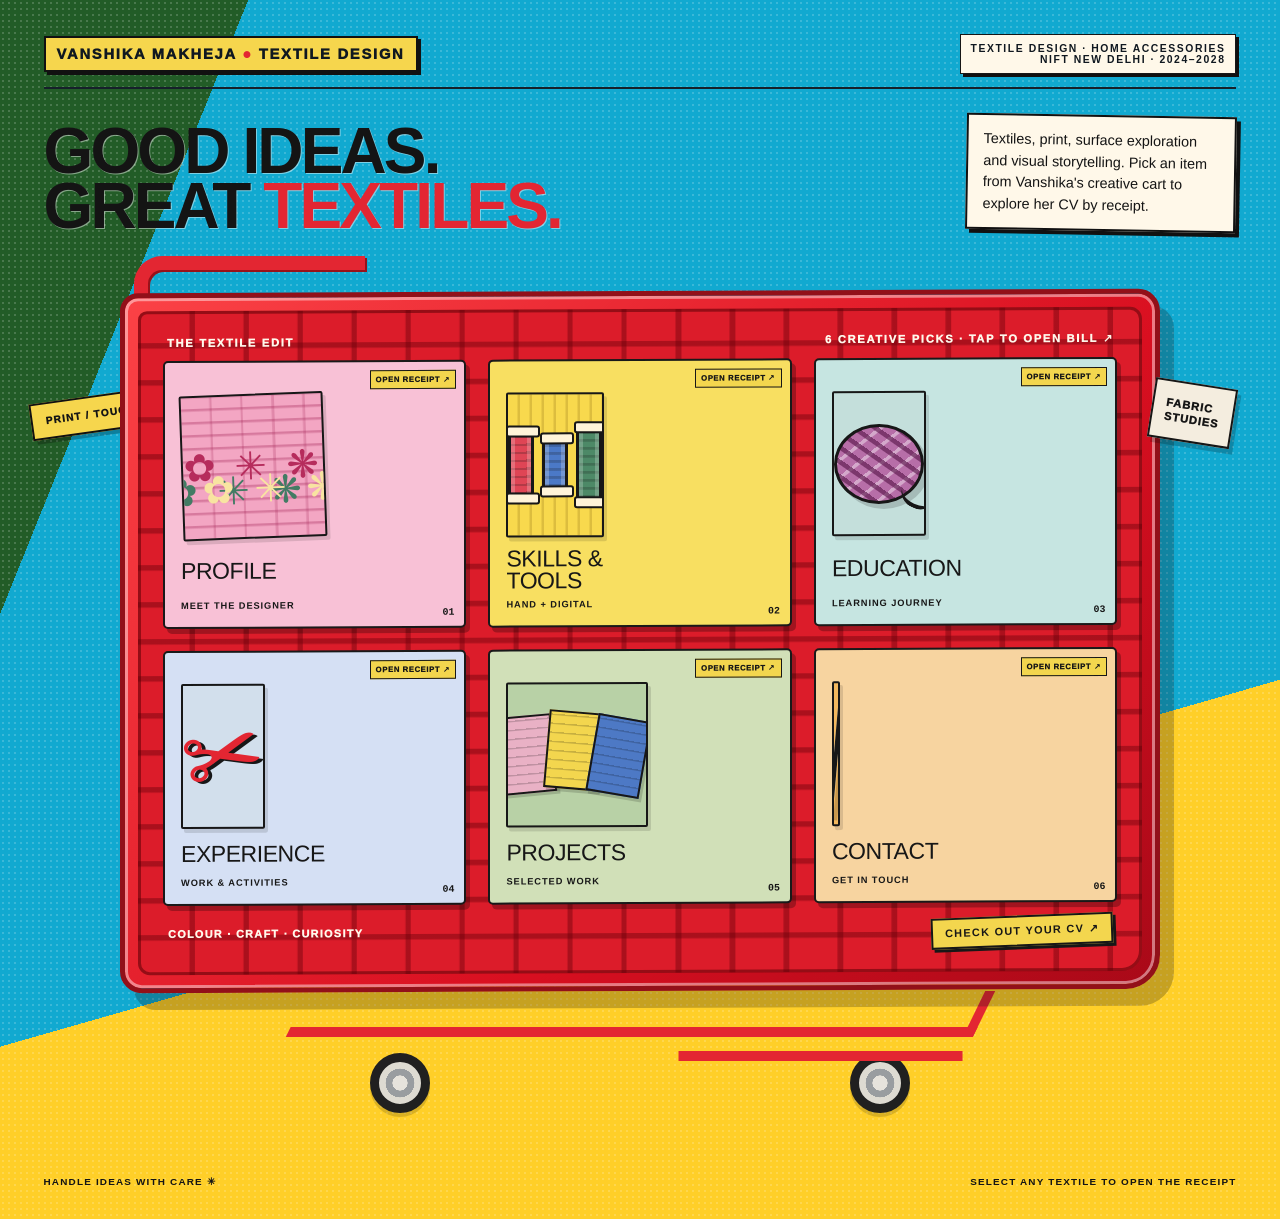
<file: index.html>
<!DOCTYPE html>
<html lang="en">
<head>
<meta charset="UTF-8" />
<meta name="viewport" content="width=device-width, initial-scale=1.0" />
<title>Vanshika | Textile Design Portfolio</title>
<link rel="stylesheet" href="styles.css" />
</head>
<body>
<div id="app">
  <!-- Current visible CV trolley. Edit its labels and cards here. -->
  <section id="cart-page" aria-label="Vanshika's textile design CV shopping cart">
    <header class="cart-page-header"><div class="cart-wordmark">VANSHIKA MAKHEJA <span>●</span> TEXTILE DESIGN</div><div class="cart-header-note">TEXTILE DESIGN · HOME ACCESSORIES<br>NIFT NEW DELHI · 2024–2028</div></header>
    <div class="cart-page-heading"><h1>Good ideas.<br>Great <span>textiles.</span></h1><p>Textiles, print, surface exploration and visual storytelling. Pick an item from Vanshika's creative cart to explore her CV by receipt.</p></div>
    <div class="trolley-scene"><div class="trolley-handle" aria-hidden="true"></div><div class="trolley-frame"><div class="trolley-inner">
      <div class="trolley-topline"><span>THE TEXTILE EDIT</span><span>6 CREATIVE PICKS · TAP TO OPEN BILL ↗</span></div>
      <div class="textile-inventory">
        <button class="textile-item fabric-card" type="button" data-item="Profile" data-section="PROFILE" aria-label="Open profile section of CV bill"><span class="item-visual" aria-hidden="true"></span><span class="item-name">PROFILE</span><span class="item-caption">Meet the designer</span><span class="item-number">01</span></button>
        <button class="textile-item thread-card" type="button" data-item="Skills and tools" data-section="SKILLS" aria-label="Open skills and tools section of CV bill"><span class="item-visual" aria-hidden="true"><span class="spools"><i class="spool"></i><i class="spool"></i><i class="spool"></i></span></span><span class="item-name">SKILLS &<br>TOOLS</span><span class="item-caption">Hand + digital</span><span class="item-number">02</span></button>
        <button class="textile-item yarn-card" type="button" data-item="Education" data-section="EDUCATION" aria-label="Open education section of CV bill"><span class="item-visual" aria-hidden="true"><span class="yarn-ball"></span></span><span class="item-name">EDUCATION</span><span class="item-caption">Learning journey</span><span class="item-number">03</span></button>
        <button class="textile-item scissor-card" type="button" data-item="Experience and activities" data-section="EXPERIENCE" aria-label="Open experience section of CV bill"><span class="item-visual" aria-hidden="true"><span class="scissor-symbol">✂</span></span><span class="item-name">EXPERIENCE</span><span class="item-caption">Work & activities</span><span class="item-number">04</span></button>
        <button class="textile-item swatchbook-card" type="button" data-item="Selected projects" data-section="PROJECTS" aria-label="Open selected projects section of CV bill"><span class="item-visual" aria-hidden="true"><span class="mini-swatches"><span></span><span></span><span></span></span></span><span class="item-name">PROJECTS</span><span class="item-caption">Selected work</span><span class="item-number">05</span></button>
        <button class="textile-item pattern-card" type="button" data-item="Contact details" data-section="CONTACT" aria-label="Open contact details section of CV bill"><span class="item-visual" aria-hidden="true"><span class="pattern-sheet"></span></span><span class="item-name">CONTACT</span><span class="item-caption">Get in touch</span><span class="item-number">06</span></button>
      </div><div class="trolley-lower"><span>COLOUR · CRAFT · CURIOSITY</span><strong>CHECK OUT YOUR CV ↗</strong></div>
    </div></div><div class="trolley-underframe" aria-hidden="true"></div><div class="trolley-wheels" aria-hidden="true"><span class="trolley-wheel"></span><span class="trolley-wheel"></span></div></div>
    <footer class="cart-page-footer"><span>HANDLE IDEAS WITH CARE ✳</span><span>SELECT ANY TEXTILE TO OPEN THE RECEIPT</span></footer>
  </section>
  <!-- Alternate/earlier page layouts are retained but hidden by styles.css. -->
  <nav class="site-nav" aria-label="Main navigation">
    <a class="brand" href="#top" style="color:inherit;text-decoration:none"><span class="brand-mark">V.</span> VANSHIKA <span style="font-weight:400;color:var(--muted)">/ TEXTILE DESIGN</span></a>
    <div class="nav-links"><a href="#work">Selected work</a><a href="#about">About</a><a class="contact-nav" href="#contact">Let's connect ↗</a></div>
  </nav>
  <section id="cart-only" aria-label="Vanshika's interactive textile design cart">
    <div class="cart-object">
      <div class="cart-handle" aria-hidden="true"></div>
      <div class="cart-shell">
        <div class="cart-topline"><span>VANSHIKA'S CREATIVE CART</span><span>SELECT A SAMPLE ↓</span></div>
        <div class="cart-content">
          <div class="cart-products">
            <button class="cart-tile tile-pink" type="button" data-type="ABOUT THE MAKER" data-title="About Vanshika" data-desc="A personal introduction to Vanshika, her textile-design interests and the ideas that shape her creative approach. Replace this starter copy with her own story." data-tools="Introduction · Education · Design interests"><span class="tile-num">01 / ORIGINAL</span><span class="tile-symbol">◉</span><strong>ABOUT<br>THE MAKER</strong></button>
            <button class="cart-tile tile-yellow" type="button" data-type="PRINT & PATTERN" data-title="Design Lab" data-desc="A space for textile prints, repeat patterns, motif explorations and surface experiments. Add Vanshika's own project images and process work here." data-tools="Prints · Patterns · Colourways"><span class="tile-num">02 / PATTERN POP</span><span class="tile-symbol">▨</span><strong>DESIGN<br>LAB</strong></button>
            <button class="cart-tile tile-blue" type="button" data-type="MADE BY HAND" data-title="Craft Corner" data-desc="Showcase hands-on textile work, fabric sampling, material studies, embroidery, weaving, dye experiments or other techniques she has actually practised." data-tools="Textile techniques · Sampling · Material studies"><span class="tile-num">03 / MADE BY HAND</span><span class="tile-symbol">✳</span><strong>CRAFT<br>CORNER</strong></button>
            <button class="cart-tile tile-red" type="button" data-type="WORDS & STORIES" data-title="Content Studio" data-desc="Project stories, creative briefs and concise notes explaining the thinking behind each collection. Use this space to tell the story of her real work." data-tools="Concept notes · Visual storytelling · Documentation"><span class="tile-num">04 / WORDS</span><span class="tile-symbol">✎</span><strong>CONTENT<br>STUDIO</strong></button>
            <button class="cart-tile tile-green" type="button" data-type="SKILLS & TOOLS" data-title="The Toolbox" data-desc="A tailored list of textile skills, techniques and software. Keep only the tools and abilities Vanshika can confidently demonstrate." data-tools="Software · Textile techniques · Research methods"><span class="tile-num">05 / TOOLKIT</span><span class="tile-symbol">✂</span><strong>THE<br>TOOLBOX</strong></button>
            <button class="cart-tile tile-cream" type="button" data-type="CONTACT" data-title="Contact Slot" data-desc="Add Vanshika's preferred email, phone number, portfolio link or professional profile here before sharing the CV." data-tools="Email · Portfolio · Professional links"><span class="tile-num">06 / NEXT?</span><span class="tile-symbol">↗</span><strong>CONTACT<br>SLOT</strong></button>
          </div>
          <aside class="cart-controls" aria-label="Decorative cart controls">
            <div class="coin-slot" aria-hidden="true">₹</div><div class="controls-label">INSERT<br>CURIOSITY</div>
            <div class="keypad" aria-hidden="true"><span>1</span><span>2</span><span>3</span><span>4</span><span>5</span><span>6</span></div>
            <div class="mini-display">READY_<br>SELECT A<br>PRODUCT</div>
            <div class="pickup-tray">PICK-UP TRAY</div>
          </aside>
        </div>
        <div class="cart-base"><span>HANDLE IDEAS WITH CARE</span><span>OBJECT NO. 001</span></div>
      </div>
      <div class="cart-wheel left" aria-hidden="true"></div><div class="cart-wheel right" aria-hidden="true"></div>
    </div>
  </section>
  <main>
    <section class="hero" id="top">
      <div>
        <div class="eyebrow">Textile design · Surface stories</div>
        <h1>Making<br>fabric feel<br><em>like a feeling.</em></h1>
        <p class="hero-copy">Hi, I’m <strong>Vanshika</strong>, a textile-design creative exploring colour, pattern and material. I turn little observations into tactile stories, thoughtful prints and surfaces with a point of view.</p>
        <div class="hero-actions"><a class="pill-button" href="#work" style="text-decoration:none">Explore my work ↓</a><button class="pill-button" id="printBtn" type="button">Print CV ↗</button><a class="text-link" href="#about">A little about me</a></div>
        <div class="hero-meta"><div><span class="meta-number">01</span><span class="meta-label">Colour with purpose</span></div><div><span class="meta-number">02</span><span class="meta-label">Pattern with a pulse</span></div><div><span class="meta-number">∞</span><span class="meta-label">Ideas in progress</span></div></div>
      </div>
      <div class="art-stage" aria-label="Playful shopping cart holding a textile design receipt and fabric swatches">
        <div class="paper-shape"></div><div class="swatch one"></div><div class="swatch two"></div><div class="swatch three"></div>
        <div class="sticker">GOOD IDEAS<br>IN THE BAG ✳</div>
        <div class="cart"><div class="cart-handle"></div><div class="cart-basket"><div class="cart-grid"></div></div>
          <div class="receipt"><div class="receipt-kicker">Vanshika's studio · No. 001</div><h2>Texture.<br>Colour.<br><span>Curiosity.</span></h2><div class="receipt-line"></div><div class="receipt-row"><span>PRINT STORIES</span><span>01</span></div><div class="receipt-row"><span>COLOUR STUDIES</span><span>02</span></div><div class="receipt-row"><span>SURFACE EXPERIMENTS</span><span>03</span></div><div class="receipt-line"></div><div class="receipt-row"><strong>TOTAL IDEAS</strong><strong>∞</strong></div><div class="receipt-stamp">MADE WITH INTENTION ✓</div></div>
          <div class="wheel"></div><div class="wheel right"></div>
        </div><div class="sticker blue">TEXTILE<br>THINKER ↗</div>
      </div>
    </section>
    <section class="section work-section" id="work">
      <div class="section-head"><div><div class="section-kicker">The creative checkout</div><h2 class="section-title">Selected work<span style="color:var(--site-primary)">.</span></h2></div><p class="section-note">A little sample rack of the things I love making. Tap any project to peek at the story behind it.</p></div>
      <div class="filters" role="group" aria-label="Filter projects"><button class="filter active" data-filter="all">Everything</button><button class="filter" data-filter="print">Print & pattern</button><button class="filter" data-filter="surface">Surface & material</button><button class="filter" data-filter="research">Research & colour</button></div>
      <div class="project-grid" id="projectGrid">
        <button class="project-card" data-category="print" data-title="Botanical Daydreams" data-type="Print & pattern" data-desc="A playful repeat-print exploration inspired by leaves, pressed flowers and imperfect garden shapes. The palette balances warm coral, leaf green and butter yellow." data-tools="Motif development · Repeat layout · Colourway exploration">
          <div class="project-art" style="background:#e9b5a9"><svg viewBox="0 0 320 235" aria-hidden="true"><rect width="320" height="235" fill="#e9b5a9"/><g fill="#32674b" stroke="#32674b" stroke-width="2"><path d="M30 30 Q70 70 42 110 Q7 85 30 30Z"/><path d="M100 140 Q148 110 158 160 Q130 192 100 140Z"/><path d="M240 20 Q285 35 263 80 Q220 60 240 20Z"/><path d="M240 150 Q285 150 286 195 Q240 203 240 150Z"/></g><g fill="#f4ce51"><circle cx="100" cy="48" r="17"/><circle cx="195" cy="92" r="22"/><circle cx="60" cy="200" r="14"/><circle cx="292" cy="115" r="12"/></g><g fill="#d64f43"><path d="M145 20 C110 50 155 65 145 95 C180 65 180 45 145 20Z"/><path d="M190 155 C160 175 195 198 190 220 C225 193 225 175 190 155Z"/></g><g stroke="#fff4df" stroke-width="3" fill="none"><path d="M30 30 Q65 78 42 110 M240 20 Q250 54 263 80 M100 140 Q130 165 158 160"/></g></svg></div><div class="project-info"><div class="project-topline"><span class="project-category">Print & pattern</span><span class="project-arrow">↗</span></div><h3>Botanical Daydreams</h3><p>Organic motifs, sunny colour and a little garden energy.</p></div>
        </button>
        <button class="project-card" data-category="surface" data-title="Tactile Topography" data-type="Surface & material" data-desc="A material-led study of raised lines, layered forms and shadows. This concept explores how a textile can invite touch before the eye has worked out the pattern." data-tools="Texture sampling · Material exploration · Hand techniques">
          <div class="project-art" style="background:#e6d9c6"><svg viewBox="0 0 320 235" aria-hidden="true"><rect width="320" height="235" fill="#e6d9c6"/><g fill="none" stroke-linecap="round"><path d="M-10 30 Q80 -10 120 55 T240 45 T340 25" stroke="#b66c4f" stroke-width="15"/><path d="M-10 60 Q80 20 120 85 T240 75 T340 55" stroke="#f5bf72" stroke-width="15"/><path d="M-10 90 Q80 50 120 115 T240 105 T340 85" stroke="#6c8b7a" stroke-width="15"/><path d="M-10 120 Q80 80 120 145 T240 135 T340 115" stroke="#b66c4f" stroke-width="15"/><path d="M-10 150 Q80 110 120 175 T240 165 T340 145" stroke="#f5bf72" stroke-width="15"/><path d="M-10 180 Q80 140 120 205 T240 195 T340 175" stroke="#6c8b7a" stroke-width="15"/></g><rect x="220" y="25" width="72" height="68" fill="#fff7e8" opacity=".45" transform="rotate(10 220 25)"/></svg></div><div class="project-info"><div class="project-topline"><span class="project-category">Surface & material</span><span class="project-arrow">↗</span></div><h3>Tactile Topography</h3><p>Layered texture studies made to be felt, not just seen.</p></div>
        </button>
        <button class="project-card" data-category="research" data-title="A Colour Field Guide" data-type="Research & colour" data-desc="A compact colour story built from everyday references: sun-faded walls, market flowers, old books and late-afternoon light. The goal is a palette that feels lived-in, not over-polished." data-tools="Visual research · Colour mapping · Moodboard building">
          <div class="project-art" style="background:#f3d35b"><svg viewBox="0 0 320 235" aria-hidden="true"><rect width="320" height="235" fill="#f3d35b"/><g transform="rotate(-7 160 117)"><rect x="45" y="26" width="230" height="185" fill="#fff8e9"/><rect x="60" y="42" width="82" height="69" fill="#d55c4b"/><rect x="151" y="42" width="105" height="32" fill="#2e6b50"/><rect x="151" y="82" width="105" height="29" fill="#8ab8bf"/><rect x="60" y="120" width="55" height="68" fill="#e7bca6"/><rect x="124" y="120" width="60" height="68" fill="#6b4a3c"/><rect x="193" y="120" width="63" height="68" fill="#e9a72e"/><path d="M60 101 L142 42 M151 110 L256 42" stroke="#fff8e9" stroke-width="2" opacity=".6"/></g></svg></div><div class="project-info"><div class="project-topline"><span class="project-category">Research & colour</span><span class="project-arrow">↗</span></div><h3>A Colour Field Guide</h3><p>Everyday inspiration translated into a flexible palette.</p></div>
        </button>
        <button class="project-card" data-category="print" data-title="Little Things, Repeat" data-type="Print & pattern" data-desc="A repeat pattern built from tiny everyday objects and doodled shapes. The work plays with rhythm, scale and the happy accidents that make a print feel personal." data-tools="Doodling · Repeat construction · Scale tests">
          <div class="project-art" style="background:#b5dce3"><svg viewBox="0 0 320 235" aria-hidden="true"><rect width="320" height="235" fill="#b5dce3"/><defs><pattern id="patt" width="80" height="75" patternUnits="userSpaceOnUse"><circle cx="20" cy="20" r="12" fill="#e85345"/><path d="M45 7 L58 30 L35 29Z" fill="#f5cf4c"/><path d="M10 53 Q28 35 38 55 Q26 70 10 53Z" fill="#276b4b"/><rect x="48" y="43" width="20" height="17" rx="4" fill="#f9f0df" transform="rotate(12 48 43)"/></pattern></defs><rect width="320" height="235" fill="url(#patt)"/><rect x="20" y="20" width="280" height="195" fill="none" stroke="#fff8e9" stroke-width="2" stroke-dasharray="5 5"/></svg></div><div class="project-info"><div class="project-topline"><span class="project-category">Print & pattern</span><span class="project-arrow">↗</span></div><h3>Little Things, Repeat</h3><p>A playful repeat built from small, familiar details.</p></div>
        </button>
        <button class="project-card" data-category="surface" data-title="Soft Structure" data-type="Surface & material" data-desc="An experimental study of transparency, layering and the contrast between soft fabric and structured geometry. A starting point for accessories, panels or contemporary interiors." data-tools="Layering tests · Material pairing · Form exploration">
          <div class="project-art" style="background:#d8c5df"><svg viewBox="0 0 320 235" aria-hidden="true"><rect width="320" height="235" fill="#d8c5df"/><rect x="38" y="34" width="145" height="166" fill="#f5c94d" opacity=".88" transform="rotate(-8 38 34)"/><rect x="115" y="24" width="150" height="172" fill="#4c8e80" opacity=".78" transform="rotate(9 115 24)"/><rect x="86" y="58" width="145" height="135" fill="#e56b59" opacity=".78" transform="rotate(3 86 58)"/><g stroke="#fff6e8" stroke-width="3" fill="none" opacity=".8"><path d="M45 100 H275 M45 125 H275 M45 150 H275"/><path d="M100 40 V200 M125 40 V200 M150 40 V200"/></g></svg></div><div class="project-info"><div class="project-topline"><span class="project-category">Surface & material</span><span class="project-arrow">↗</span></div><h3>Soft Structure</h3><p>Where fluid materials meet crisp, graphic forms.</p></div>
        </button>
        <button class="project-card" data-category="research" data-title="Found in the City" data-type="Research & colour" data-desc="A visual research diary collecting shapes, textures and colour combinations from the city. The exercise is about learning to notice: peeling paint, shopfront lettering, tiled floors and street-side flowers." data-tools="Field notes · Photography references · Moodboards">
          <div class="project-art" style="background:#e8b9a4"><svg viewBox="0 0 320 235" aria-hidden="true"><rect width="320" height="235" fill="#e8b9a4"/><rect x="20" y="25" width="115" height="185" fill="#f7e8c9" transform="rotate(-4 20 25)"/><rect x="150" y="25" width="150" height="72" fill="#37735a" transform="rotate(4 150 25)"/><rect x="150" y="108" width="150" height="102" fill="#f2c943" transform="rotate(4 150 108)"/><path d="M40 60 H113 M40 72 H96 M40 84 H110" stroke="#d25b49" stroke-width="5"/><path d="M170 135 L205 112 L238 135 L270 111" stroke="#d25b49" stroke-width="8" fill="none"/><circle cx="78" cy="154" r="27" fill="#7fa9b7"/><circle cx="78" cy="154" r="11" fill="#f7e8c9"/><path d="M175 50 L200 70 L220 40 L250 67 L277 45" stroke="#f7e8c9" stroke-width="5" fill="none"/></svg></div><div class="project-info"><div class="project-topline"><span class="project-category">Research & colour</span><span class="project-arrow">↗</span></div><h3>Found in the City</h3><p>A visual diary of overlooked details and everyday colour.</p></div>
        </button>
      </div>
    </section>
    <section class="section" id="about">
      <div class="about-grid">
        <div class="about-note"><div class="big-quote">“</div><p>I believe good design starts with looking a little closer.</p><small>Vanshika · Textile design</small></div>
        <div><div class="section-kicker">A note from the designer</div><h2 class="section-title" style="margin-bottom:24px">Curious by nature.<br><span style="color:var(--site-primary)">Textile by choice.</span></h2><div class="about-copy"><p>I’m interested in the way textiles shape how we experience the world: the memory in a print, the comfort of a texture, the mood a colour can set. My process moves between research, hands-on experiments and digital development.</p><p>I enjoy trying things, collecting references and finding the balance between an unexpected idea and a design that works in the real world.</p></div>
          <div class="skills"><span class="skill">Surface pattern</span><span class="skill">Print development</span><span class="skill">Colour stories</span><span class="skill">Trend research</span><span class="skill">Moodboards</span><span class="skill">Material exploration</span><span class="skill">Adobe Illustrator*</span><span class="skill">Photoshop*</span></div>
          <div class="timeline"><div class="timeline-item"><div class="timeline-date">Education</div><div><h3>Textile Design · [Institute / University]</h3><p>[Degree / course] · [Year–Year]. Replace this line with Vanshika’s actual education details.</p></div></div><div class="timeline-item"><div class="timeline-date">Experience</div><div><h3>[Internship / Studio / Project]</h3><p>[Organisation or project name] · [Dates]. Add relevant textile work, internships or collaborative projects here.</p></div></div><div class="timeline-item"><div class="timeline-date">Currently</div><div><h3>Collecting references & making samples</h3><p>Open to textile, print, surface-design and creative collaboration opportunities.</p></div></div></div>
          <p style="font-size:.72rem;color:var(--muted);margin-top:12px">*Keep only the software and skills Vanshika genuinely uses.</p>
        </div>
      </div>
    </section>
    <section class="contact" id="contact"><div class="section-kicker" style="color:var(--site-secondary)">Next stop: something good</div><h2>Have a project<br>in <em>mind?</em></h2><p>I’d love to hear about a role, collaboration or idea that needs a little more colour and texture.</p><div class="contact-row"><button class="pill-button" id="emailBtn" type="button">Copy email address ↗</button><a class="email-link" href="mailto:vanshika@example.com" id="emailLink">vanshika@example.com</a></div><p style="font-size:.72rem;margin-top:30px;color:#a9a399">Replace the sample email and contact details before sharing this portfolio.</p></section>
  </main>
  <footer class="footer"><span>© <span id="year"></span> Vanshika · Textile Design</span><span>Made of ideas, colour & a little curiosity ✳</span><a href="#top" style="color:inherit;text-decoration:none">Back to top ↑</a></footer>
</div>
<div class="modal-backdrop" id="projectModal" role="dialog" aria-modal="true" aria-labelledby="modalTitle"><div class="modal"><button class="modal-close" id="modalClose" aria-label="Close project details">×</button><span class="project-category" id="modalType">PROJECT TYPE</span><h2 id="modalTitle">Project title</h2><p id="modalDesc"></p><div class="modal-note"><strong>Process / skills</strong><p id="modalTools" style="margin-bottom:0"></p></div></div></div>
<!-- Receipt details are separated by data-section and matched to trolley cards. -->
<div class="bill-backdrop" id="billModal" role="dialog" aria-modal="true" aria-labelledby="billTitle"><article class="cv-bill">
  <div class="bill-top"><span class="bill-kicker">VANSHIKA'S CV STORE · RECEIPT NO. 001</span><button class="bill-close" id="billClose" type="button" aria-label="Close CV bill">×</button></div>
  <h2 class="bill-title" id="billTitle">Vanshika<br>Makheja.</h2><p class="bill-subtitle">TEXTILE DESIGN · HOME ACCESSORIES</p><div class="selected-item-line"><span>SELECTED ITEM</span><strong id="billItem">PRINTED FABRIC SWATCH</strong></div>
  <section class="bill-section" data-section="PROFILE"><h3>01 / THE DESIGNER</h3><p>Creative and curious design student with an interest in textiles, print, surface exploration and visual storytelling. I enjoy experimenting with colours, patterns and different techniques while finding inspiration in everyday surroundings, culture and visual experiences. I am always interested in experimenting, trying out new things and exploring different ideas to expand my creative perspective.</p></section>
  <section class="bill-section" data-section="EDUCATION"><h3>02 / EDUCATION</h3><p><strong>Bachelor of Design</strong><br>National Institute of Fashion Technology, New Delhi<br>2024–2028</p><p><strong>Multimedia and Mass Communication</strong><br>Indraprastha College for Women, University of Delhi<br>2023–2024</p><p><strong>Senior Secondary</strong><br>JB Academy, Ayodhya · 2023</p></section>
  <section class="bill-section" data-section="SKILLS"><h3>03 / SKILLS & TOOLS</h3>
    <div class="skill-group"><h4 class="skill-group-title">Textile & hand skills / made by hand</h4><div class="skill-sticker-grid">
      <div class="skill-sticker"><span class="skill-doodle"><svg viewBox="0 0 40 36"><path d="M4 7H36M4 15H36M4 23H36M4 31H36M8 4V32M16 4V32M24 4V32M32 4V32"/><path d="M5 11L35 27M5 27L35 11" stroke="#d94760"/></svg></span><strong>Weaving</strong></div>
      <div class="skill-sticker"><span class="skill-doodle"><svg viewBox="0 0 40 36"><path d="M9 29L28 6Q31 3 34 6Q36 9 33 12L14 31Z"/><path d="M8 28L14 31M12 23L17 26M17 17L22 20M22 12L27 15"/><circle cx="8" cy="29" r="4"/><path d="M25 28Q31 22 35 28Q31 33 25 28Z"/></svg></span><strong>Embroidery</strong></div>
      <div class="skill-sticker"><span class="skill-doodle"><svg viewBox="0 0 40 36"><path d="M7 5C14 12 2 16 9 23S10 31 6 32M20 4C27 12 15 19 22 25S23 31 20 32M31 5C38 12 26 19 33 25" stroke="#d94760"/><path d="M4 9H36M4 20H36M4 30H36" stroke="#437b64"/></svg></span><strong>Tie & dye</strong></div>
      <div class="skill-sticker"><span class="skill-doodle"><svg viewBox="0 0 40 36"><path d="M4 31L8 7L31 4L36 27Z"/><path d="M8 7L36 27M31 4L4 31" stroke="#c84848"/><circle cx="20" cy="18" r="5"/><path d="M20 10V6M20 30V26M12 18H8M32 18H28"/></svg></span><strong>Print making</strong></div>
      <div class="skill-sticker"><span class="skill-doodle"><svg viewBox="0 0 40 36"><path d="M5 10L20 4L35 10L20 17Z"/><path d="M5 10V27L20 33L35 27V10M20 17V33"/><path d="M11 13L20 17L29 13" stroke="#c84848"/></svg></span><strong>Material handling</strong></div>
      <div class="skill-sticker"><span class="skill-doodle"><svg viewBox="0 0 40 36"><path d="M7 30L26 8L32 13L12 32Z"/><path d="M25 8L29 4L35 10L32 13"/><path d="M5 33L11 31M7 25L13 29"/><path d="M5 5L9 9M4 12L9 12" stroke="#d94760"/></svg></span><strong>Drawing</strong></div>
      <div class="skill-sticker"><span class="skill-doodle"><svg viewBox="0 0 40 36"><path d="M7 28Q9 15 20 7Q31 15 33 28Z"/><path d="M20 8V29M12 15L20 21L28 15M10 24L20 29L30 24" stroke="#437b64"/><circle cx="20" cy="7" r="3"/></svg></span><strong>Surface embellishment</strong></div>
      <div class="skill-sticker"><span class="skill-doodle"><svg viewBox="0 0 40 36"><path d="M8 4L18 21Q20 25 16 29L11 33M32 4L22 21Q20 25 24 29L29 33"/><circle cx="8" cy="5" r="4"/><circle cx="32" cy="5" r="4"/><path d="M17 27L23 27" stroke="#d94760"/></svg></span><strong>Sewing</strong></div>
    </div></div>
    <div class="skill-group"><h4 class="skill-group-title">Creative skills / visual thinking</h4><div class="skill-sticker-grid">
      <div class="skill-sticker"><span class="skill-doodle">📷</span><strong>Photography</strong></div>
      <div class="skill-sticker"><span class="skill-doodle">🎬</span><strong>Video editing</strong></div>
      <div class="skill-sticker"><span class="skill-doodle">✍</span><strong>Creative writing</strong></div>
      <div class="skill-sticker"><span class="skill-doodle">🧩</span><strong>Problem solving</strong></div>
      <div class="skill-sticker"><span class="skill-doodle">🎤</span><strong>Public speaking</strong></div>
      <div class="skill-sticker"><span class="skill-doodle">🏺</span><strong>Ceramics</strong></div>
      <div class="skill-sticker"><span class="skill-doodle">🖋</span><strong>Calligraphy</strong></div>
    </div></div>
    <div class="skill-group"><h4 class="skill-group-title">Digital tools / design software</h4><div class="skill-sticker-grid">
      <div class="skill-sticker software-sticker"><span class="software-mark">Id</span><strong>Adobe<br>InDesign</strong></div>
      <div class="skill-sticker software-sticker"><span class="software-mark">Ai</span><strong>Adobe<br>Illustrator</strong></div>
      <div class="skill-sticker software-sticker"><span class="software-mark">Ps</span><strong>Adobe<br>Photoshop</strong></div>
    </div></div>
  </section>
  <section class="bill-section" data-section="EXPERIENCE"><h3>04 / EXPERIENCE</h3><ul><li>Campus Ambassador, TEDx Hindu College · 2026</li><li>Member, Film & Photography Club at NIFT Delhi</li><li>Volunteered in curating a stall for the Chaap event, NIFT Delhi × Delhi Haat</li><li>Former member, Croydon Fine Arts Club, Indraprastha College for Women · 2024</li><li>Former member, Organising Committee, Lights Camera Action · 2024</li><li>Virtual Intern, Humari Pahchaan · 2023</li><li>HR Intern, eSF · 2021</li><li>Content Writing Intern, Team Everest · 2021</li><li>Social Media Management Intern, Internshala · 2021</li></ul></section>
  <section class="bill-section" data-section="PROJECTS"><h3>05 / SELECTED WORK</h3><p><strong>Ajrakh Printing Craft Research Document · NIFT project, 2026</strong><br>Publication design, document compilation and photography for a craft research document on Ajrakh printing.</p><p><strong>LIVA × NIFT Integrated Project</strong><br>Worked on design process and surface embellishment.</p></section>
  <section class="bill-section" data-section="CONTACT"><h3>06 / GET IN TOUCH</h3><p><strong>Email:</strong> vanshika.makheja@nift.ac.in</p><p><strong>Location:</strong> Delhi, India</p></section>
  <div class="selected-item-line"><span>CREATIVITY</span><strong>ALWAYS IN PROGRESS ✳</strong></div><p class="bill-warning">This receipt shows only the CV section linked to the textile item you selected.</p>
  <div class="bill-barcode" aria-hidden="true"></div><div class="bill-barcode-label">VANSHIKA MAKHEJA · TEXTILE DESIGN · CV 001</div><p class="bill-thanks">THANK YOU FOR LOOKING ✳</p>
  <div class="bill-actions"><button class="bill-button secondary" id="billCloseBottom" type="button">BACK TO CART</button><button class="bill-button" id="billPrint" type="button">PRINT / SAVE AS PDF ↗</button></div>
</article></div>
<div class="toast" id="toast" role="status">Copied!</div>
<script src="script.js"></script>
</body>
</html>
</file>
<file: styles.css>
/* Shared tokens and original portfolio styles. */
:root {
  --site-primary: #e52d27;
  --site-on-primary: #ffffff;
  --site-secondary: #f4c94f;
  --site-on-secondary: #211b13;
  --site-background: #f5f1e8;
  --site-on-background: #211f1c;
  --site-font-body: 'Arial', 'Helvetica Neue', sans-serif;
  --site-font-heading: 'Georgia', 'Times New Roman', serif;
  --site-heading-scale: 1;
  --site-spacing-scale: 1;
  --site-radius-scale: 1;
  --site-decoration-opacity: 1;
  --ink: #211f1c;
  --paper: #fffdf8;
  --blue: #1e8db8;
  --green: #1d563a;
  --muted: #726e66;
  --line: rgba(33,31,28,.16);
}
* { box-sizing: border-box; }
html { scroll-behavior: smooth; }
body { margin: 0; background: var(--site-background); color: var(--site-on-background); font-family: var(--site-font-body); }
button, a { font: inherit; }
button { cursor: pointer; }
#app { background-color: var(--site-background); color: var(--site-on-background); min-height: 100vh; overflow: hidden; border-radius: 0; position: relative; }
.site-nav { display:flex; justify-content:space-between; align-items:center; padding: 20px clamp(18px, 5vw, 76px); border-bottom:1px solid var(--line); gap:18px; }
.brand { font-weight:900; letter-spacing:-.04em; font-size:1.05rem; display:flex; align-items:center; gap:10px; }
.brand-mark { width:30px; height:30px; border-radius:50%; background:var(--site-primary); color:white; display:grid; place-items:center; font-family:var(--site-font-heading); font-style:italic; }
.nav-links { display:flex; gap:clamp(14px, 3vw, 34px); align-items:center; }
.nav-links a { color:inherit; text-decoration:none; font-size:.84rem; font-weight:700; }
.nav-links a:hover { color:var(--site-primary); }
.pill-button { background:var(--site-primary); color:var(--site-on-primary); border:0; padding:12px 17px; border-radius:999px; font-weight:800; transition:transform .2s, box-shadow .2s; box-shadow:4px 4px 0 var(--ink); }
.pill-button:hover { transform:translate(2px,2px); box-shadow:2px 2px 0 var(--ink); }
.hero { display:grid; grid-template-columns:1fr 1fr; gap:clamp(24px, 5vw, 72px); padding:clamp(38px, 7vw, 94px) clamp(18px, 7vw, 100px) 75px; align-items:center; max-width:1500px; margin:auto; }
.eyebrow { text-transform:uppercase; letter-spacing:.16em; font-size:.72rem; font-weight:900; display:flex; align-items:center; gap:10px; }
.eyebrow:before { content:''; width:28px; height:3px; background:var(--site-primary); display:inline-block; }
h1 { font-family:var(--site-font-heading); font-size:clamp(3.2rem, 7.5vw, 7.5rem); line-height:.91; letter-spacing:-.065em; font-weight:700; margin:22px 0 22px; }
h1 em { color:var(--site-primary); font-weight:400; }
.hero-copy { max-width:520px; font-size:clamp(1rem,1.5vw,1.2rem); line-height:1.7; color:#555047; }
.hero-actions { display:flex; gap:15px; align-items:center; flex-wrap:wrap; margin-top:28px; }
.text-link { color:var(--ink); font-size:.9rem; font-weight:800; text-decoration:none; border-bottom:2px solid var(--site-secondary); padding-bottom:5px; }
.hero-meta { display:flex; gap:28px; flex-wrap:wrap; margin-top:42px; }
.meta-number { font-family:var(--site-font-heading); font-size:1.8rem; display:block; line-height:1; }
.meta-label { font-size:.68rem; text-transform:uppercase; letter-spacing:.12em; color:var(--muted); display:block; margin-top:7px; }
.art-stage { min-height:520px; position:relative; display:grid; place-items:center; isolation:isolate; }
.art-stage:before { content:''; position:absolute; inset:4% 1% 4% 4%; background:var(--blue); border-radius:46% 54% 49% 51% / 54% 44% 56% 46%; transform:rotate(-5deg); z-index:-2; }
.art-stage:after { content:''; position:absolute; inset:0; opacity:var(--site-decoration-opacity); background-image:radial-gradient(rgba(255,255,255,.23) 1px, transparent 1px); background-size:8px 8px; z-index:-1; pointer-events:none; }
.paper-shape { position:absolute; width:170px; height:220px; background:#f8cf48; right:1%; top:7%; transform:rotate(10deg); box-shadow:8px 8px 0 rgba(0,0,0,.12); }
.swatch { position:absolute; width:90px; height:118px; border:7px solid var(--paper); box-shadow:3px 7px 0 rgba(0,0,0,.13); background-color:#f5e8d4; }
.swatch:before { content:''; position:absolute; inset:0; opacity:.8; background-size:17px 17px; }
.swatch.one { left:3%; bottom:13%; transform:rotate(-17deg); background:#e6b7b2; }
.swatch.one:before { background-image:radial-gradient(#d95a4c 3px, transparent 4px); }
.swatch.two { right:0%; bottom:13%; transform:rotate(14deg); background:#e9c8dc; }
.swatch.two:before { background-image:repeating-linear-gradient(45deg,transparent 0 7px,#9e4e7b 8px 10px); }
.swatch.three { right:7%; top:12%; width:65px; height:83px; transform:rotate(20deg); background:#b7d5bc; }
.swatch.three:before { background-image:repeating-linear-gradient(90deg,transparent 0 8px,#2b7b56 9px 11px); }
.cart { width:min(76%, 390px); min-height:400px; position:relative; transform:rotate(-4deg); z-index:2; }
.cart-basket { position:absolute; inset:35px 0 65px; background:#f52c2d; border:10px solid #b9141d; border-radius:45px 45px 55px 55px; box-shadow:12px 17px 0 rgba(0,0,0,.18); overflow:hidden; }
.cart-basket:before { content:''; position:absolute; inset:12px; border:7px dashed rgba(255,255,255,.8); border-radius:25px; }
.cart-grid { position:absolute; inset:0; background:repeating-linear-gradient(0deg,transparent 0 26px,rgba(130,0,0,.5) 27px 32px),repeating-linear-gradient(90deg,transparent 0 30px,rgba(130,0,0,.5) 31px 36px); opacity:.8; }
.cart-handle { position:absolute; width:74%; height:42px; left:13%; top:10px; border:12px solid #f52c2d; border-bottom:0; border-radius:28px 28px 0 0; }
.receipt { position:absolute; z-index:3; background:var(--paper); width:74%; left:13%; top:100px; padding:28px 20px 24px; transform:rotate(2deg); box-shadow:0 8px 20px rgba(0,0,0,.17); background-image:linear-gradient(rgba(41,119,159,.09) 1px,transparent 1px),linear-gradient(90deg,rgba(41,119,159,.09) 1px,transparent 1px); background-size:14px 14px; }
.receipt:after { content:''; position:absolute; bottom:-9px; left:0; right:0; height:10px; background:linear-gradient(135deg,var(--paper) 50%,transparent 50%) 0 0/14px 14px repeat-x; }
.receipt-kicker { font-size:.58rem; text-transform:uppercase; letter-spacing:.18em; font-weight:900; }
.receipt h2 { font-family:var(--site-font-heading); font-size:clamp(1.8rem,3.1vw,2.65rem); letter-spacing:-.07em; line-height:.95; margin:17px 0 15px; }
.receipt h2 span { color:var(--site-primary); }
.receipt-line { border-top:1px dashed #777; margin:12px 0; }
.receipt-row { display:flex; justify-content:space-between; gap:10px; font-size:.62rem; margin:8px 0; font-family:monospace; }
.receipt-stamp { background:var(--site-secondary); padding:8px 10px; display:inline-block; transform:rotate(-7deg); font-size:.68rem; font-weight:900; margin-top:7px; }
.wheel { position:absolute; width:58px; height:58px; border-radius:50%; border:10px solid #282828; background:#b8b8b8; bottom:30px; left:16%; z-index:4; box-shadow:inset 0 0 0 5px #eee; }
.wheel.right { left:auto; right:16%; }
.sticker { position:absolute; z-index:5; background:#f9cf45; border:2px solid var(--ink); padding:10px 12px; font-weight:900; font-size:.7rem; transform:rotate(10deg); top:11%; left:0; box-shadow:3px 4px 0 var(--ink); }
.sticker.blue { background:#b9e9f6; top:auto; bottom:10%; left:auto; right:1%; transform:rotate(-10deg); }
.section { padding:80px clamp(18px,7vw,100px); }
.section-head { display:flex; justify-content:space-between; align-items:end; gap:20px; margin-bottom:34px; }
.section-kicker { color:var(--site-primary); text-transform:uppercase; letter-spacing:.17em; font-size:.7rem; font-weight:900; }
h2.section-title { font-family:var(--site-font-heading); font-size:clamp(2.5rem,5vw,4.6rem); line-height:.95; letter-spacing:-.055em; margin:12px 0 0; }
.section-note { color:var(--muted); max-width:280px; line-height:1.6; font-size:.9rem; }
.work-section { background:#fffdf8; }
.filters { display:flex; gap:9px; flex-wrap:wrap; margin-bottom:28px; }
.filter { border:1px solid var(--line); background:transparent; padding:10px 16px; border-radius:999px; font-weight:800; font-size:.8rem; color:var(--ink); }
.filter.active,.filter:hover { background:var(--ink); color:#fff; border-color:var(--ink); }
.project-grid { display:grid; grid-template-columns:repeat(3,1fr); gap:20px; }
.project-card { background:#f3eee3; border:1px solid rgba(0,0,0,.09); padding:12px; text-align:left; color:var(--ink); transition:transform .22s,box-shadow .22s; border-radius:calc(4px * var(--site-radius-scale)); }
.project-card:hover { transform:translateY(-6px) rotate(-.4deg); box-shadow:7px 9px 0 rgba(33,31,28,.12); }
.project-art { height:235px; display:grid; place-items:center; position:relative; overflow:hidden; background:#e8c3b6; }
.project-art svg { width:100%; height:100%; }
.project-info { padding:16px 5px 7px; }
.project-topline { display:flex; justify-content:space-between; gap:10px; align-items:center; }
.project-category { text-transform:uppercase; letter-spacing:.13em; font-size:.61rem; color:var(--muted); font-weight:900; }
.project-arrow { font-size:1.2rem; }
.project-info h3 { font-family:var(--site-font-heading); font-size:1.4rem; margin:9px 0 6px; letter-spacing:-.03em; }
.project-info p { margin:0; color:#625d55; font-size:.82rem; line-height:1.5; }
.about-grid { display:grid; grid-template-columns:.85fr 1.15fr; gap:clamp(25px,6vw,90px); align-items:start; }
.about-note { background:var(--site-secondary); padding:clamp(25px,4vw,48px); transform:rotate(-2deg); box-shadow:8px 8px 0 var(--ink); }
.about-note .big-quote { font-family:var(--site-font-heading); font-size:4rem; line-height:.7; }
.about-note p { font-family:var(--site-font-heading); font-size:clamp(1.3rem,2vw,1.8rem); line-height:1.3; }
.about-note small { text-transform:uppercase; font-weight:900; letter-spacing:.13em; font-size:.65rem; }
.about-copy { color:#555047; line-height:1.8; }
.about-copy p { margin-top:0; }
.skills { display:flex; flex-wrap:wrap; gap:9px; margin-top:25px; }
.skill { background:#e8e1d5; border-radius:999px; padding:10px 13px; font-size:.77rem; font-weight:800; color:var(--ink); }
.timeline { margin-top:32px; border-top:1px solid var(--line); }
.timeline-item { display:grid; grid-template-columns:130px 1fr; gap:18px; padding:19px 0; border-bottom:1px solid var(--line); }
.timeline-date { font-size:.72rem; font-weight:900; letter-spacing:.1em; text-transform:uppercase; color:var(--site-primary); }
.timeline-item h3 { margin:0 0 5px; font-family:var(--site-font-heading); font-size:1.15rem; }
.timeline-item p { margin:0; color:var(--muted); font-size:.85rem; line-height:1.5; }
.contact { background:var(--ink); color:#fffaf0; padding:clamp(45px,7vw,90px) clamp(18px,7vw,100px); position:relative; }
.contact:after { content:'✳'; position:absolute; right:6%; top:12%; font-size:clamp(5rem,12vw,11rem); color:var(--site-secondary); opacity:.9; transform:rotate(14deg); }
.contact h2 { font-family:var(--site-font-heading); font-size:clamp(3rem,7vw,6.7rem); letter-spacing:-.06em; line-height:.9; max-width:800px; margin:18px 0 25px; }
.contact h2 em { color:var(--site-secondary); font-weight:400; }
.contact p { color:#d5d0c6; line-height:1.7; max-width:460px; }
.contact-row { display:flex; gap:14px; flex-wrap:wrap; align-items:center; margin-top:30px; position:relative; z-index:2; }
.contact .pill-button { background:var(--site-secondary); color:var(--ink); box-shadow:4px 4px 0 #fffaf0; }
.contact a.email-link { color:#fffaf0; text-decoration:none; border-bottom:1px solid var(--site-secondary); padding:8px 0; }
.footer { display:flex; justify-content:space-between; gap:15px; padding:22px clamp(18px,5vw,76px); font-size:.72rem; color:var(--muted); }
.modal-backdrop { position:fixed; inset:0; background:rgba(20,18,16,.7); z-index:20; display:none; place-items:center; padding:20px; }
.modal-backdrop.open { display:grid; }
.modal { background:var(--paper); color:var(--ink); width:min(580px,100%); padding:28px; position:relative; box-shadow:10px 10px 0 var(--site-secondary); }
.modal-close { position:absolute; right:15px; top:12px; border:0; background:transparent; font-size:1.8rem; }
.modal .project-category { display:block; margin:15px 0 7px; }
.modal h2 { font-family:var(--site-font-heading); font-size:2.5rem; line-height:1; margin:0 30px 14px 0; }
.modal p { color:#5d574e; line-height:1.7; }
.modal .modal-note { border-top:1px dashed var(--line); padding-top:13px; font-size:.8rem; }
.toast { position:fixed; bottom:20px; left:50%; transform:translate(-50%,20px); background:var(--ink); color:white; padding:12px 18px; border-radius:999px; opacity:0; pointer-events:none; transition:.25s; z-index:30; font-size:.82rem; }
.toast.show { opacity:1; transform:translate(-50%,0); }
@media(max-width:850px) { .hero { grid-template-columns:1fr; padding-top:50px; } .hero-copy { max-width:620px; } .art-stage { min-height:470px; } .project-grid { grid-template-columns:repeat(2,1fr); } .about-grid { grid-template-columns:1fr; } .about-note { max-width:500px; } }
@media(max-width:540px) { .nav-links a:not(.contact-nav) { display:none; } .nav-links { gap:10px; } .nav-links .contact-nav { font-size:.75rem; } .art-stage { min-height:390px; } .cart { transform:scale(.84) rotate(-4deg); } .paper-shape { width:120px; height:160px; } .swatch { transform:scale(.8) rotate(-17deg)!important; } .section-head { display:block; } .section-note { margin-top:15px; } .project-grid { grid-template-columns:1fr; } .project-art { height:260px; } .timeline-item { grid-template-columns:1fr; gap:7px; } .footer { flex-direction:column; } }
@media(prefers-reduced-motion:reduce) { html { scroll-behavior:auto; } *,*:before,*:after { transition:none!important; } }
@media print { .site-nav,.hero-actions,.filters,.project-arrow,.contact .pill-button,.modal-backdrop,.toast { display:none!important; } body,#app,.work-section,.contact { background:white!important; color:black!important; } .hero { padding:20px 0; } .art-stage { display:none; } .hero { display:block; } .project-grid { grid-template-columns:repeat(2,1fr); } .section,.contact { padding:25px 0; } .contact p { color:#333; } .contact h2 { font-size:38pt; } .contact h2 em { color:#333; } .project-card { break-inside:avoid; } }
/* Alternate cart prototype styles (hidden in the current page composition). */
:root {
  --site-background: #d5d2ca;
  --site-primary: #e3262e;
  --site-secondary: #f5d64b;
}
body, #app { background-color: var(--site-background); }
.site-nav, main, .footer { display: none !important; }
#cart-only {
  min-height: 100vh;
  display: grid;
  place-items: center;
  padding: clamp(12px, 3vw, 34px);
  background-color: var(--site-background);
  overflow: hidden;
}
.cart-object {
  width: min(820px, 100%);
  position: relative;
  padding: 38px 10px 42px;
  filter: drop-shadow(13px 15px 0 rgba(0,0,0,.15));
}
.cart-handle {
  position: absolute;
  width: 70%;
  height: 70px;
  top: 0;
  left: 15%;
  border: 12px solid #f32b32;
  border-bottom: 0;
  border-radius: 32px 32px 0 0;
  z-index: 0;
}
.cart-shell {
  position: relative;
  z-index: 1;
  background: #ed252f;
  border: 8px solid #9e1119;
  border-radius: 29px 29px 36px 36px;
  padding: 16px;
  box-shadow: inset 0 0 0 3px rgba(255,255,255,.4), inset 0 -10px 0 rgba(105,0,0,.12);
}
.cart-topline {
  display: flex;
  justify-content: space-between;
  gap: 10px;
  align-items: center;
  padding: 0 3px 13px;
  color: white;
  font-size: clamp(.52rem, 1.1vw, .7rem);
  font-weight: 900;
  letter-spacing: .13em;
}
.cart-content { display: grid; grid-template-columns: minmax(0, 1fr) 94px; gap: 12px; }
.cart-products {
  display: grid;
  grid-template-columns: repeat(2, minmax(0, 1fr));
  gap: 10px;
  padding: 10px;
  border: 5px solid #4d5155;
  border-radius: 9px;
  background: #1d2023;
  box-shadow: inset 0 0 0 2px #090a0b;
}
.cart-tile {
  min-width: 0;
  min-height: clamp(104px, 15vw, 142px);
  padding: 10px;
  border: 2px solid #141414;
  border-radius: 3px;
  box-shadow: 2px 3px 0 #080808;
  color: #151515;
  display: flex;
  flex-direction: column;
  align-items: flex-start;
  justify-content: space-between;
  text-align: left;
  transition: transform .16s ease, filter .16s ease;
}
.cart-tile:hover, .cart-tile:focus-visible { transform: translateY(-3px) rotate(-.6deg); filter: saturate(1.12); outline: 3px solid white; outline-offset: 1px; }
.tile-num { font-size: clamp(.48rem, .9vw, .62rem); letter-spacing: .1em; font-weight: 900; }
.tile-symbol { font-size: clamp(1.3rem, 3vw, 2rem); line-height: 1; }
.cart-tile strong { font-size: clamp(.7rem, 1.5vw, 1rem); line-height: 1.02; letter-spacing: -.03em; }
.tile-pink { background-color: #f2a5c6; background-image: repeating-linear-gradient(0deg, transparent 0 8px, rgba(180,50,104,.3) 9px 10px); }
.tile-yellow { background-color: #f7d947; background-image: repeating-linear-gradient(90deg, transparent 0 8px, rgba(145,102,0,.24) 9px 10px); }
.tile-blue { background-color: #4169bd; color: #fff; background-image: repeating-linear-gradient(0deg, transparent 0 8px, rgba(9,25,83,.42) 9px 10px); }
.tile-red { background-color: #e44852; color: #fff; background-image: repeating-linear-gradient(90deg, transparent 0 8px, rgba(117,5,21,.3) 9px 10px); }
.tile-green { background-color: #56866e; color: #fff; background-image: repeating-linear-gradient(0deg, transparent 0 8px, rgba(12,55,37,.45) 9px 10px); }
.tile-cream { background-color: #f4eedc; background-image: repeating-linear-gradient(90deg, transparent 0 8px, rgba(130,105,68,.22) 9px 10px); }
.cart-controls {
  display: flex;
  flex-direction: column;
  align-items: stretch;
  gap: 10px;
  padding: 8px;
  border: 2px solid #7c8286;
  border-radius: 5px;
  background: linear-gradient(110deg, #b5bbc0, #dfe2e4 52%, #9ca3a8);
}
.coin-slot { width: 42px; height: 42px; align-self: center; border: 4px solid #565b5f; background: #dfe2e3; color: #17202b; border-radius: 50%; display: grid; place-items: center; font-size: 1.1rem; font-weight: 900; box-shadow: inset 0 0 0 3px #f8f8f8; }
.controls-label { font-size: .5rem; line-height: 1.35; font-weight: 900; text-align: center; letter-spacing: .07em; }
.keypad { display: grid; grid-template-columns: repeat(3,1fr); gap: 3px; padding: 4px; background: #45494c; border-radius: 3px; }
.keypad span { min-width: 0; height: 21px; display: grid; place-items: center; background: linear-gradient(#fff,#cbd0d4); border: 1px solid #676c70; border-radius: 2px; font-size: .58rem; font-weight: 900; color: #161616; }
.mini-display { padding: 10px 5px; min-height: 58px; display: grid; place-content: center; background: #a5c7ae; color: #183a2a; border: 3px solid #58635b; font-family: monospace; font-size: .55rem; line-height: 1.45; }
.pickup-tray { flex: 1; min-height: 66px; background: linear-gradient(#151515,#030303); border: 4px solid #767d81; border-radius: 4px; box-shadow: inset 0 0 0 2px #262626; padding: 6px 2px; color: #8a8f92; text-align: center; font-size: .45rem; font-weight: 900; letter-spacing: .1em; }
.cart-base { display: flex; justify-content: space-between; gap: 10px; margin-top: 14px; padding: 0 4px; color: #fff; font-size: .57rem; font-weight: 900; letter-spacing: .12em; }
.cart-wheel { position: absolute; bottom: 10px; width: 56px; height: 56px; border: 9px solid #25282a; border-radius: 50%; background: #c4c8cb; box-shadow: inset 0 0 0 4px #f4f4f4; }
.cart-wheel.left { left: 12%; }
.cart-wheel.right { right: 12%; }
@media (max-width: 520px) {
  #cart-only { padding: 10px; }
  .cart-object { padding: 31px 0 31px; }
  .cart-shell { border-width: 6px; border-radius: 23px; padding: 9px; }
  .cart-content { grid-template-columns: minmax(0, 1fr) 59px; gap: 6px; }
  .cart-products { gap: 6px; padding: 6px; border-width: 4px; }
  .cart-tile { min-height: 105px; padding: 7px; }
  .cart-controls { padding: 5px; gap: 7px; }
  .coin-slot { width: 32px; height: 32px; }
  .keypad { gap: 2px; padding: 3px; }
  .keypad span { height: 17px; font-size: .48rem; }
  .mini-display { min-height: 48px; font-size: .45rem; padding: 5px 2px; }
  .pickup-tray { min-height: 52px; }
  .cart-topline { letter-spacing: .06em; }
  .cart-wheel { width: 42px; height: 42px; bottom: 3px; border-width: 7px; }
}
/* Current CV trolley and receipt styles. */
:root { --site-background:#e5e0d6; --site-primary:#e32632; --site-secondary:#f3d64e; }
body, #app { background:#e5e0d6; }
.site-nav, #cart-only, #app > main, #app > .footer { display:none !important; }
#cart-page { min-height:100vh; padding:clamp(15px,2.8vw,34px) clamp(12px,3.4vw,48px) 32px; background:#e5e0d6; color:#141414; position:relative; overflow:hidden; font-family:Arial,Helvetica,sans-serif; }
#cart-page:before { content:''; position:absolute; inset:0; pointer-events:none; opacity:.25; background-image:radial-gradient(#8a806e .7px,transparent .7px); background-size:7px 7px; }
.cart-page-header,.cart-page-footer { max-width:1360px; margin:0 auto; display:flex; align-items:center; justify-content:space-between; gap:16px; position:relative; z-index:1; }
.cart-page-header { border-bottom:2px solid #171717; padding:0 0 13px; }
.cart-wordmark { font-size:clamp(.72rem,1.4vw,.92rem); font-weight:1000; letter-spacing:.12em; }
.cart-wordmark span { color:#e32632; }
.cart-header-note { font-size:.65rem; letter-spacing:.15em; font-weight:900; text-align:right; }
.cart-page-heading { max-width:1360px; margin:22px auto 14px; display:flex; justify-content:space-between; align-items:end; gap:18px; position:relative; z-index:1; }
.cart-page-heading h1 { font-family:Impact,Haettenschweiler,'Arial Narrow Bold',sans-serif; text-transform:uppercase; font-size:clamp(2rem,5.3vw,4.6rem); line-height:.86; letter-spacing:-.045em; margin:0; max-width:690px; }
.cart-page-heading h1 span { color:#e32632; }
.cart-page-heading p { font-size:clamp(.72rem,1.15vw,.9rem); line-height:1.5; max-width:270px; margin:0 0 3px; text-align:right; }
.trolley-scene { max-width:1240px; margin:0 auto; position:relative; z-index:1; padding:38px 2.5% 50px; }
.trolley-handle { position:absolute; width:21%; height:78px; top:0; left:4%; border:14px solid #e32632; border-right:0; border-bottom:0; border-radius:28px 0 0 0; filter:drop-shadow(2px 2px 0 #98121a); }
.trolley-frame { position:relative; z-index:2; padding:13px; background:linear-gradient(135deg,#fb4246,#d90f20 62%,#a90918); border:5px solid #97111a; border-radius:18px 22px 31px 22px; box-shadow:12px 15px 0 rgba(19,16,13,.18),inset 0 0 0 3px rgba(255,255,255,.28); transform:skewY(-.25deg); }
.trolley-inner { padding:clamp(10px,2vw,22px); border:3px solid rgba(91,0,7,.55); border-radius:9px 12px 20px 12px; background-color:#d61b2a; background-image:repeating-linear-gradient(0deg,transparent 0 36px,rgba(105,0,10,.4) 37px 43px),repeating-linear-gradient(90deg,transparent 0 54px,rgba(105,0,10,.4) 55px 61px); }
.trolley-topline { display:flex; justify-content:space-between; align-items:center; gap:10px; color:#fff8ec; font-size:clamp(.52rem,1vw,.7rem); font-weight:1000; letter-spacing:.15em; padding:0 4px 12px; }
.textile-inventory { display:grid; grid-template-columns:repeat(3,minmax(0,1fr)); gap:clamp(8px,1.8vw,22px); }
.textile-item { min-width:0; position:relative; border:2px solid #171717; border-radius:5px; background:#faf2df; color:#171717; padding:clamp(8px,1.4vw,16px); min-height:clamp(170px,23vw,255px); display:flex; flex-direction:column; justify-content:space-between; text-align:left; box-shadow:4px 5px 0 rgba(0,0,0,.28); transition:transform .18s ease,box-shadow .18s ease; overflow:hidden; }
.textile-item:hover,.textile-item:focus-visible { transform:translateY(-5px) rotate(-.4deg); box-shadow:5px 9px 0 rgba(0,0,0,.34); outline:3px solid #fff8e6; outline-offset:1px; }
.textile-item:after { content:'CLICK TO CHECK OUT ↗'; position:absolute; right:8px; top:8px; font-size:.48rem; letter-spacing:.08em; font-weight:1000; background:#f3d64e; border:1px solid #171717; padding:4px 5px; }
.item-visual { height:clamp(88px,12.5vw,145px); display:grid; place-items:center; position:relative; margin:15px 0 11px; overflow:hidden; }
.item-name { font-family:Impact,Haettenschweiler,'Arial Narrow Bold',sans-serif; font-size:clamp(.95rem,1.8vw,1.45rem); line-height:.95; letter-spacing:-.02em; text-transform:uppercase; }
.item-caption { display:block; font-size:.58rem; text-transform:uppercase; letter-spacing:.1em; font-weight:900; margin-top:7px; }
.item-number { position:absolute; bottom:8px; right:10px; font-family:monospace; font-size:.62rem; font-weight:900; }
.fabric-card .item-visual { background:#f3a6c3; border:2px solid #171717; background-image:repeating-linear-gradient(0deg,transparent 0 10px,rgba(164,38,88,.35) 11px 13px),repeating-linear-gradient(90deg,transparent 0 28px,rgba(164,38,88,.24) 29px 31px); transform:rotate(-2deg); }
.fabric-card .item-visual:before { content:'✿  ✳  ❋'; color:#b62c5c; font-size:clamp(1.2rem,3vw,2.5rem); letter-spacing:.12em; text-shadow:19px 22px #f8e4a1,-18px 24px #437b64; }
.thread-card .item-visual { background:#f8d94d; border:2px solid #171717; background-image:repeating-linear-gradient(90deg,transparent 0 9px,rgba(110,77,0,.2) 10px 12px); }
.spools { display:flex; align-items:center; gap:8px; }
.spool { width:26px; height:75px; border:3px solid #171717; border-radius:7px 7px 4px 4px; background:repeating-linear-gradient(0deg,transparent 0 5px,rgba(20,20,20,.22) 6px 8px),#df4555; position:relative; box-shadow:inset 0 0 0 4px rgba(255,255,255,.22); }
.spool:nth-child(2) { background-color:#4b79c7; height:61px; }.spool:nth-child(3) { background-color:#4d8967; height:83px; }
.spool:before,.spool:after { content:''; position:absolute; left:-5px; width:30px; height:8px; background:#fff4d9; border:2px solid #171717; border-radius:3px; }
.spool:before { top:-5px; }.spool:after { bottom:-5px; }
.yarn-card .item-visual { background:#c4dfdb; border:2px solid #171717; }
.yarn-ball { width:90px; height:80px; border-radius:50%; background:repeating-linear-gradient(35deg,transparent 0 7px,rgba(92,25,77,.65) 8px 12px),repeating-linear-gradient(-38deg,transparent 0 10px,rgba(255,255,255,.4) 11px 14px),#b76ea8; border:3px solid #171717; position:relative; box-shadow:5px 5px 0 rgba(0,0,0,.16); }
.yarn-ball:after { content:''; width:35px; height:25px; position:absolute; right:-15px; bottom:-8px; border-bottom:4px solid #171717; border-radius:50%; transform:rotate(25deg); }
.scissor-card .item-visual { background:#d2dfec; border:2px solid #171717; }.scissor-symbol { color:#e32632; font-size:clamp(3.4rem,7.5vw,6rem); text-shadow:3px 3px 0 #171717; transform:rotate(-14deg); }
.swatchbook-card .item-visual { background:#b8d1a6; border:2px solid #171717; }.mini-swatches { display:flex; align-items:center; justify-content:center; }
.mini-swatches span { width:clamp(30px,4.5vw,54px); height:clamp(52px,7vw,78px); border:2px solid #171717; margin-left:-8px; box-shadow:3px 3px 0 rgba(0,0,0,.16); background:repeating-linear-gradient(0deg,transparent 0 7px,rgba(0,0,0,.18) 8px 9px),#e9b1c5; transform:rotate(-5deg); }
.mini-swatches span:nth-child(2) { background-color:#f3d64e; transform:rotate(5deg) translateY(-4px); }.mini-swatches span:nth-child(3) { background-color:#4d79c5; transform:rotate(10deg) translateY(2px); }
.pattern-card .item-visual { background:#f3b85e; border:2px solid #171717; }.pattern-sheet { width:75%; height:88%; border:2px solid #171717; transform:rotate(5deg); background-color:#fff4dc; background-image:radial-gradient(#df4c42 4px,transparent 5px),repeating-linear-gradient(45deg,transparent 0 12px,#6e9477 13px 16px); background-size:27px 27px,26px 26px; box-shadow:5px 5px 0 rgba(0,0,0,.18); }
.trolley-lower { display:flex; align-items:center; justify-content:space-between; gap:15px; color:#fff8ec; padding:13px 5px 0; font-size:clamp(.52rem,1vw,.68rem); font-weight:1000; letter-spacing:.12em; }
.trolley-lower strong { background:#f3d64e; color:#171717; border:2px solid #171717; padding:7px 12px; transform:rotate(-2deg); }
.trolley-underframe { width:66%; height:46px; margin:0 auto; border-bottom:10px solid #e32632; border-right:10px solid #e32632; transform:skewX(-26deg); position:relative; }.trolley-underframe:after { content:''; position:absolute; right:-10px; bottom:-11px; width:42%; border-bottom:10px solid #e32632; transform:translateY(23px) skewX(26deg); }
.trolley-wheels { display:flex; justify-content:space-between; width:52%; margin:16px auto 0; }.trolley-wheel { width:clamp(37px,5.5vw,60px); aspect-ratio:1; border-radius:50%; border:9px solid #202020; background:radial-gradient(circle,#e6e3dc 0 25%,#999da0 26% 48%,#dedbd2 49%); box-shadow:0 4px 0 rgba(0,0,0,.15); }
.cart-page-footer { margin-top:13px; font-size:.62rem; font-weight:900; letter-spacing:.12em; text-transform:uppercase; color:#4a443a; }
.bill-backdrop { position:fixed; inset:0; z-index:100; display:none; place-items:center; padding:18px; background:rgba(18,16,14,.7); backdrop-filter:blur(4px); overflow-y:auto; }.bill-backdrop.open { display:grid; }
.cv-bill { width:min(640px,100%); max-height:min(90vh,900px); overflow-y:auto; position:relative; padding:28px clamp(19px,4vw,40px) 30px; color:#1b1b1b; background-color:#fffdf5; background-image:linear-gradient(rgba(70,125,160,.07) 1px,transparent 1px),linear-gradient(90deg,rgba(70,125,160,.07) 1px,transparent 1px); background-size:14px 14px; box-shadow:10px 10px 0 #f3d64e; border:2px solid #171717; }
.cv-bill:after { content:''; display:block; position:absolute; height:12px; left:0; right:0; bottom:-2px; background:linear-gradient(135deg,#fffdf5 50%,transparent 50%) 0 0/14px 14px repeat-x; }
.bill-top { display:flex; justify-content:space-between; align-items:center; gap:12px; padding-bottom:13px; border-bottom:2px dashed #777; }.bill-kicker { font:900 .62rem monospace; letter-spacing:.13em; }.bill-close { border:2px solid #171717; background:#f3d64e; width:35px; height:35px; font-size:1.4rem; line-height:1; }
.bill-title { margin:20px 0 5px; font:900 clamp(2.2rem,7vw,3.6rem)/.9 Impact,Haettenschweiler,'Arial Narrow Bold',sans-serif; text-transform:uppercase; letter-spacing:-.04em; }.bill-subtitle { margin:0 0 17px; font-size:.8rem; font-weight:800; letter-spacing:.05em; }
.selected-item-line { display:flex; justify-content:space-between; gap:12px; padding:10px 0; border-top:1px solid #969084; border-bottom:1px solid #969084; font:700 .73rem monospace; }
.bill-section { padding:14px 0 12px; border-bottom:1px dashed #979184; }.bill-section h3 { margin:0 0 7px; font:900 .72rem monospace; letter-spacing:.12em; }.bill-section p,.bill-section li { font-size:.82rem; line-height:1.55; }.bill-section p { margin:4px 0; }
.bill-actions { display:flex; justify-content:space-between; flex-wrap:wrap; gap:10px; padding-top:18px; }.bill-button { border:2px solid #171717; background:#e32632; color:white; font-size:.72rem; font-weight:900; letter-spacing:.05em; padding:11px 14px; box-shadow:3px 3px 0 #171717; }.bill-button.secondary { background:#f3d64e; color:#171717; }.bill-warning { margin-top:15px; font-size:.65rem; line-height:1.5; color:#645e53; }
@media(max-width:700px) { .cart-page-heading { align-items:start; flex-direction:column; }.cart-page-heading p { text-align:left; }.trolley-scene { padding:30px 0 40px; }.trolley-frame { padding:7px; border-width:4px; border-radius:12px 14px 22px 14px; }.trolley-inner { padding:8px; }.textile-inventory { gap:7px; }.textile-item { min-height:158px; padding:7px; }.item-visual { height:80px; margin:17px 0 9px; }.textile-item:after { font-size:.38rem; right:4px; top:4px; padding:3px; }.item-caption { font-size:.48rem; }.trolley-lower { letter-spacing:.04em; }.cart-page-footer { line-height:1.5; } }
@media(max-width:430px) { .cart-header-note { max-width:120px; line-height:1.45; }.textile-item { min-height:137px; }.item-visual { height:65px; }.spool { height:53px; width:20px; }.spool:nth-child(2) { height:45px; }.spool:nth-child(3) { height:58px; }.spool:before,.spool:after { width:23px; }.yarn-ball { width:59px; height:57px; }.trolley-wheel { border-width:7px; } }
@media print { body * { visibility:hidden!important; } #billModal,#billModal * { visibility:visible!important; } #billModal { position:absolute; display:block!important; inset:0; background:#fff!important; padding:0; } .cv-bill { max-height:none; overflow:visible; box-shadow:none; width:100%; border:0; }.bill-actions,.bill-close { display:none!important; } }
/* Final visual overrides for the current trolley and receipt. */
#cart-page { background:#11a9d0; isolation:isolate; }
#cart-page:before { opacity:.22; background-image:radial-gradient(rgba(255,255,255,.8) .8px,transparent .8px); background-size:6px 6px; }
#cart-page:after { content:''; position:absolute; z-index:-1; inset:0; pointer-events:none; background:linear-gradient(112deg,#225c27 0 14%,transparent 14% 100%),linear-gradient(164deg,transparent 0 66%,#ffcf28 66% 100%); }
.cart-page-header { border-color:#16202a; color:#101820; }
.cart-wordmark { background:#f6d64d; padding:8px 11px; border:2px solid #111; box-shadow:3px 3px 0 #111; }
.cart-wordmark span { color:#e32632; }
.cart-header-note { background:#fff8e9; border:1.5px solid #161616; padding:8px 10px; box-shadow:3px 3px 0 #101010; }
.cart-page-heading { align-items:end; margin-top:26px; margin-bottom:22px; }
.cart-page-heading h1 { font-family:Impact,Haettenschweiler,'Arial Narrow Bold',sans-serif; font-size:clamp(2.3rem,5vw,4.3rem); text-shadow:1px 1px 0 rgba(255,255,255,.45); }
.cart-page-heading p { background:#fff8e9; border:2px solid #111; padding:13px 15px; box-shadow:4px 4px 0 #111; text-align:left; transform:rotate(1deg); }
.trolley-scene { max-width:1100px; padding-top:35px; }
.trolley-scene:before { content:'PRINT / TOUCH / REPEAT'; position:absolute; z-index:0; top:15%; left:-5.5%; transform:rotate(-8deg); color:#151515; background:#f6d64d; border:2px solid #111; box-shadow:4px 4px 0 rgba(0,0,0,.25); padding:11px 13px; font-size:.63rem; font-weight:1000; letter-spacing:.12em; }
.trolley-scene:after { content:'FABRIC\A STUDIES'; white-space:pre; position:absolute; z-index:3; right:-4%; top:14%; transform:rotate(9deg); padding:14px 12px; background:#f4eddf; color:#161616; border:2px solid #161616; box-shadow:4px 5px 0 rgba(0,0,0,.2); font-size:.7rem; line-height:1.25; font-weight:1000; letter-spacing:.08em; }
.trolley-frame { padding:13px; border-color:#921019; border-radius:18px 22px 34px 22px; box-shadow:14px 17px 0 rgba(20,16,13,.24),inset 0 0 0 3px rgba(255,255,255,.45); }
.trolley-inner { background-color:#dc1c2a; background-image:repeating-linear-gradient(0deg,transparent 0 31px,rgba(105,0,10,.43) 32px 37px),repeating-linear-gradient(90deg,transparent 0 48px,rgba(105,0,10,.43) 49px 54px); }
.textile-item { border:2px solid #191919; background-color:#fff8e8; box-shadow:4px 5px 0 rgba(0,0,0,.27); }
.textile-item:nth-child(1) { background-color:#f8c1d6; }
.textile-item:nth-child(2) { background-color:#f8df61; }
.textile-item:nth-child(3) { background-color:#c6e5e1; }
.textile-item:nth-child(4) { background-color:#d5e0f4; }
.textile-item:nth-child(5) { background-color:#d1e0b8; }
.textile-item:nth-child(6) { background-color:#f7d4a0; }
.item-visual { border-radius:2px; box-shadow:3px 4px 0 rgba(0,0,0,.12); }
.textile-item:after { content:'OPEN RECEIPT ↗'; }
.trolley-lower strong { box-shadow:3px 3px 0 #171717; }
.cart-page-footer { color:#141414; }
.cv-bill { width:min(620px,100%); padding:28px clamp(20px,4vw,42px) 38px; border:2px solid #171717; box-shadow:10px 11px 0 #e32632; background-color:#fffdf7; background-image:linear-gradient(rgba(55,114,146,.075) 1px,transparent 1px),linear-gradient(90deg,rgba(55,114,146,.075) 1px,transparent 1px); background-size:13px 13px; }
.cv-bill:after { height:12px; bottom:-10px; background:linear-gradient(135deg,#fffdf7 50%,transparent 50%) 0 0/14px 14px repeat-x; }
.bill-top { border-bottom:2px dashed #292929; padding-bottom:13px; }
.bill-kicker { font-size:.65rem; letter-spacing:.11em; }
.bill-title { font-size:clamp(2.4rem,7vw,3.9rem); margin:22px 0 7px; }
.bill-subtitle { background:#f3d64e; border:1px solid #171717; display:inline-block; padding:6px 8px; font-size:.68rem; }
.selected-item-line { border-top:1px dashed #555; border-bottom:1px dashed #555; padding:12px 0; font-size:.7rem; }
.bill-section { padding:13px 11px; border-bottom:1px dashed #aaa294; transition:background .18s ease; }
.bill-section h3 { font-size:.74rem; color:#34312b; }
.bill-section.active { background:#fff0a6; box-shadow:inset 4px 0 #e32632; }
.bill-section { display:none; }
.bill-section.active { display:block; background:transparent; box-shadow:none; }
.skill-group { margin:12px 0 16px; }
.skill-group-title { margin:0 0 8px; font:900 .63rem monospace; letter-spacing:.13em; text-transform:uppercase; color:#575148; }
.skill-sticker-grid { display:grid; grid-template-columns:repeat(3,minmax(0,1fr)); gap:8px; }
.skill-sticker { min-width:0; min-height:89px; border:1.5px solid #1b1b1b; background:#f8c1d6; padding:9px 5px 7px; display:flex; flex-direction:column; align-items:center; justify-content:center; gap:6px; text-align:center; box-shadow:2px 3px 0 rgba(0,0,0,.13); transform:rotate(-1deg); }
.skill-sticker:nth-child(3n+2) { background:#f7df68; transform:rotate(1.3deg); }
.skill-sticker:nth-child(3n) { background:#c7e4df; transform:rotate(-.4deg); }
.skill-doodle { width:42px; height:37px; display:grid; place-items:center; color:#171717; font-size:1.8rem; line-height:1; filter:drop-shadow(1px 1px 0 rgba(255,255,255,.5)); }
.skill-doodle svg { width:38px; height:36px; stroke:currentColor; stroke-width:2.2; stroke-linecap:round; stroke-linejoin:round; fill:none; }
.skill-sticker strong { font-size:.63rem; line-height:1.1; font-weight:900; }
.skill-sticker small { font-size:.5rem; line-height:1.1; opacity:.75; }
.software-sticker { min-height:70px; background:#d6def3!important; flex-direction:row; gap:9px; justify-content:flex-start; padding:9px; transform:none!important; }
.software-mark { width:34px; height:34px; flex:0 0 34px; display:grid; place-items:center; border:2px solid #171717; background:#ed6b52; color:white; font:900 .85rem monospace; box-shadow:2px 2px 0 #171717; }
.software-sticker:nth-child(2) .software-mark { background:#8c6fc2; }
.software-sticker:nth-child(3) .software-mark { background:#2b708b; }
.software-sticker strong { text-align:left; font-size:.66rem; }
.bill-barcode { height:34px; margin:20px 0 7px; background:repeating-linear-gradient(90deg,#151515 0 2px,transparent 2px 4px,#151515 4px 5px,transparent 5px 8px,#151515 8px 11px,transparent 11px 14px); }
.bill-barcode-label { font:700 .58rem monospace; letter-spacing:.23em; text-align:center; }
.bill-thanks { margin:13px 0 0; text-align:center; font:900 .69rem monospace; letter-spacing:.16em; }
.bill-warning { border-top:1px dashed #aaa294; padding-top:10px; }
.bill-button { box-shadow:3px 3px 0 #171717; }
@media(max-width:700px) { .trolley-scene:before { left:-1%; top:5%; font-size:.46rem; padding:7px; }.trolley-scene:after { right:-1%; top:4%; font-size:.51rem; padding:8px; }.trolley-scene { padding-top:35px; }.cart-page-heading p { max-width:100%; }.cv-bill { padding:22px 18px 32px; } }
@media(max-width:430px) { .trolley-scene:before { top:1%; left:0; }.trolley-scene:after { top:0; right:0; }.trolley-topline { letter-spacing:.05em; }.cart-page-footer { align-items:flex-start; gap:7px; }.cart-page-footer span { max-width:49%; } }
.skill-sticker-grid { grid-template-columns:repeat(3,minmax(0,1fr)); }
@media(max-width:420px) { .skill-sticker-grid { grid-template-columns:repeat(2,minmax(0,1fr)); }.skill-sticker { min-height:82px; } }

/* Mobile layout */
@media(max-width:700px) {
  .cart-page-header { align-items:flex-start; flex-direction:column; gap:8px; }
  .cart-header-note { max-width:none; text-align:left; line-height:1.45; }
  .textile-inventory { grid-template-columns:repeat(2,minmax(0,1fr)); gap:9px; }
  .textile-item { min-height:158px; padding:9px; }
  .item-visual { height:76px; margin:15px 0 10px; }
  .item-caption { font-size:.54rem; }
  .trolley-lower { align-items:flex-start; flex-direction:column; gap:9px; }
  .trolley-wheels { width:64%; }
  .cart-page-footer { align-items:flex-start; flex-direction:column; gap:7px; padding:0 6px; }
  .cart-page-footer span { max-width:none; }
  .selected-item-line { flex-wrap:wrap; }
}

@media(max-width:430px) {
  #cart-page { padding-left:12px; padding-right:12px; padding-bottom:24px; }
  .cart-header-note { font-size:.68rem; }
  .trolley-topline { flex-wrap:wrap; gap:6px; letter-spacing:.04em; }
  .trolley-scene { padding-left:0; padding-right:0; padding-bottom:32px; }
  .textile-inventory { gap:7px; }
  .textile-item { min-height:150px; padding:8px; }
  .item-visual { height:68px; margin:17px 0 9px; }
  .item-caption { font-size:.5rem; letter-spacing:.07em; }
  .item-number { right:7px; bottom:6px; font-size:.58rem; }
  .bill-close { width:44px; height:44px; }
  .cv-bill { max-height:90vh; padding:18px 14px 28px; }
  .bill-actions { flex-direction:column; }
  .bill-button { width:100%; min-height:44px; }
}
</file>
